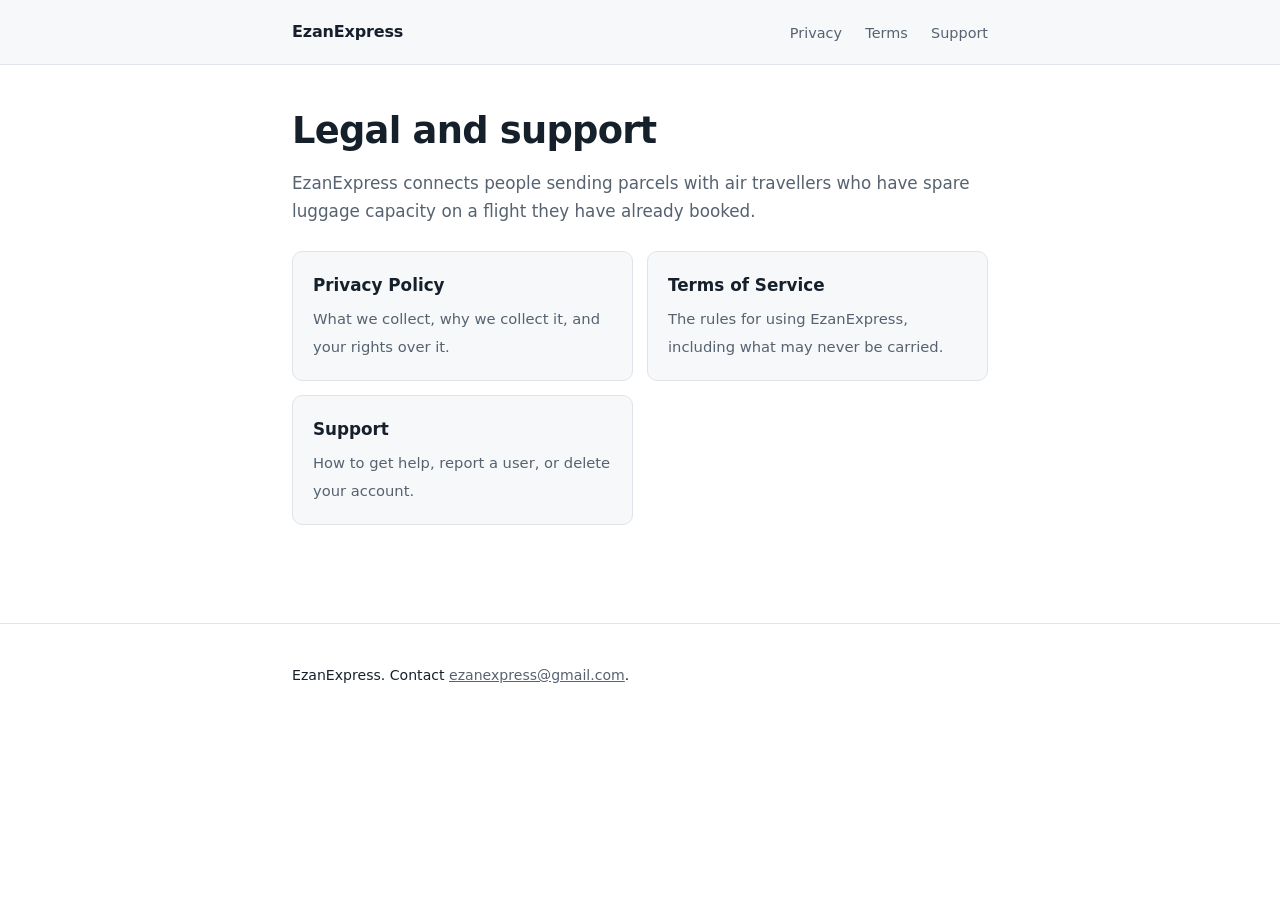
<file: index.html>
<!doctype html>
<html lang="en-GB">
<head>
<meta charset="utf-8">
<meta name="viewport" content="width=device-width, initial-scale=1">
<title>Legal and Support | EzanExpress</title>
<meta name="description" content="Privacy policy, terms of service and support for the EzanExpress parcel delivery app.">
<link rel="stylesheet" href="style.css">
</head>
<body>
<header class="site"><div class="wrap">
  <a class="brand" href="">EzanExpress</a>
  <nav class="site">
    <a href="privacy/">Privacy</a>
    <a href="terms/">Terms</a>
    <a href="support/">Support</a>
  </nav>
</div></header>
<main><div class="wrap">
<h1>Legal and support</h1>
<p class="lead">EzanExpress connects people sending parcels with air travellers who have spare luggage capacity on a flight they have already booked.</p>

<div class="cards">
  <a class="card" href="privacy/"><strong>Privacy Policy</strong><span>What we collect, why we collect it, and your rights over it.</span></a>
  <a class="card" href="terms/"><strong>Terms of Service</strong><span>The rules for using EzanExpress, including what may never be carried.</span></a>
  <a class="card" href="support/"><strong>Support</strong><span>How to get help, report a user, or delete your account.</span></a>
</div>
</div></main>
<footer class="site"><div class="wrap">
  <p>EzanExpress. Contact <a href="mailto:ezanexpress@gmail.com">ezanexpress@gmail.com</a>.</p>
</div></footer>
</body>
</html>
</file>
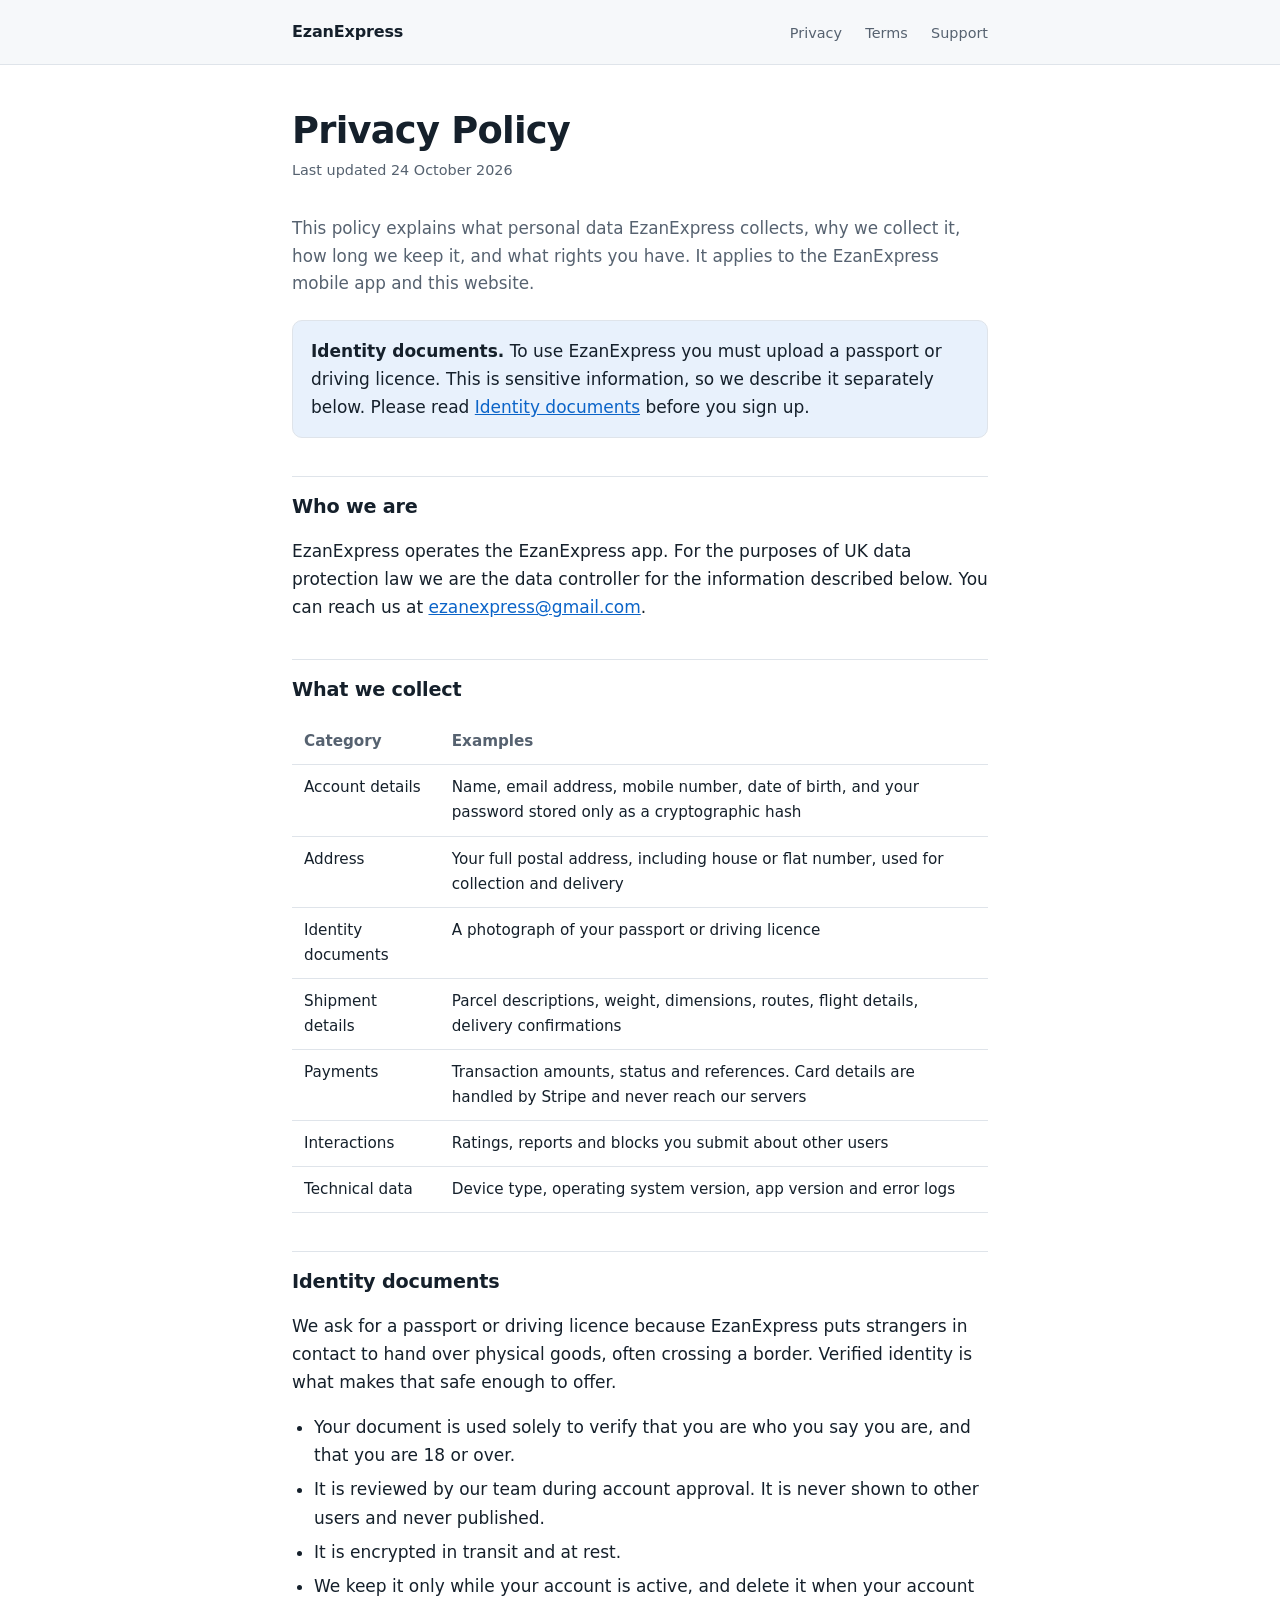
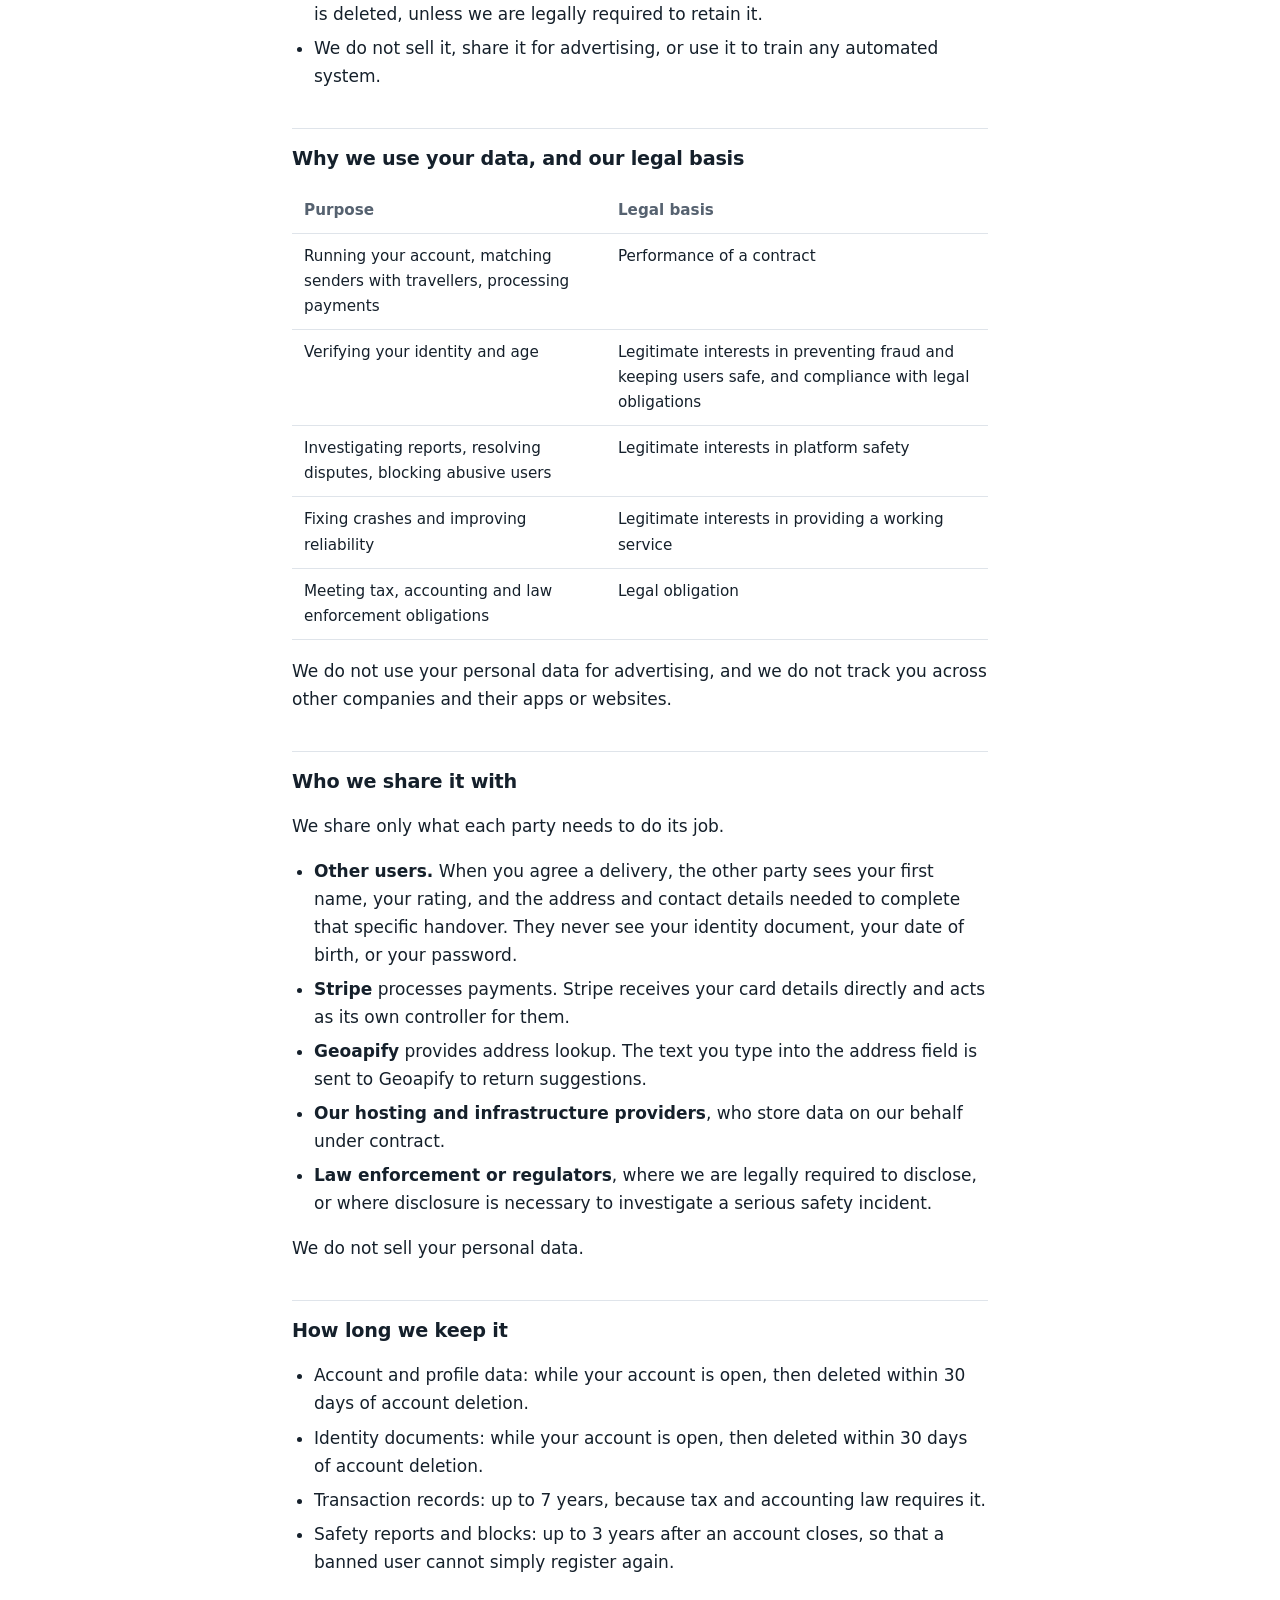
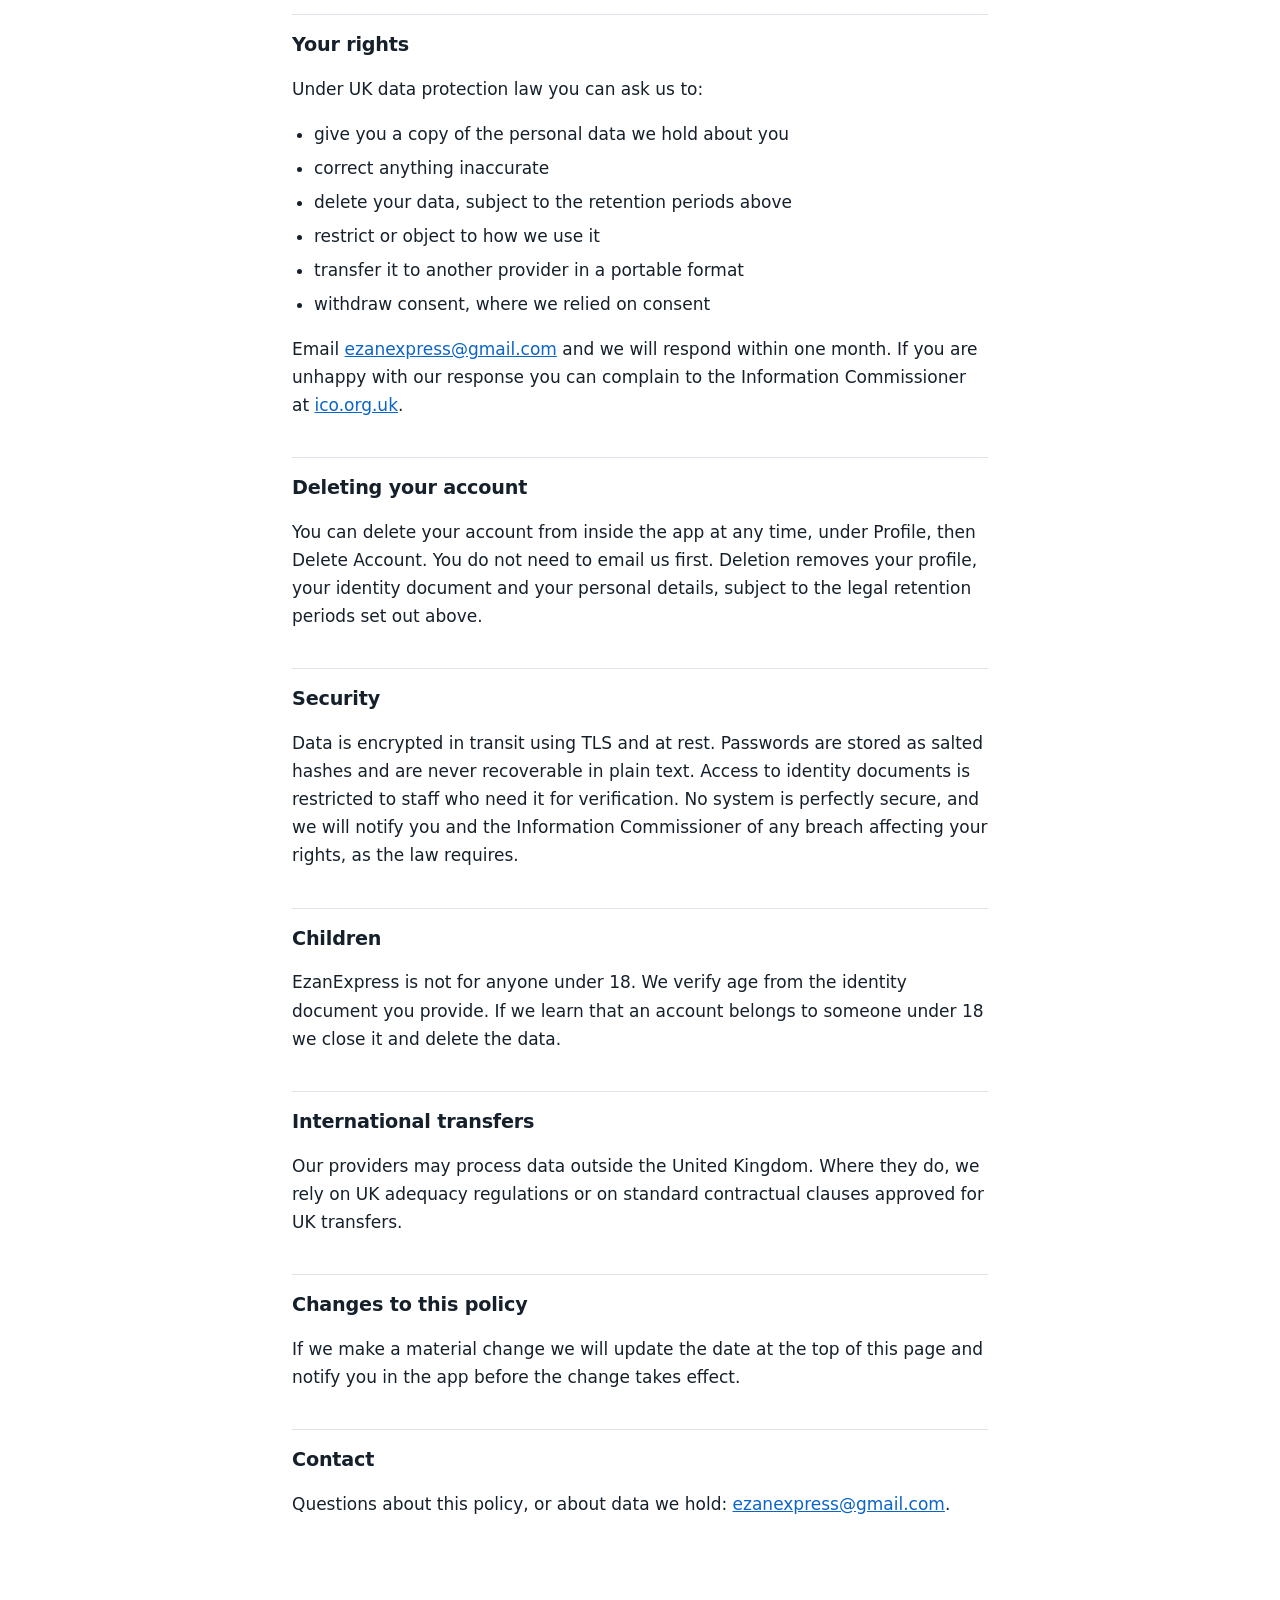
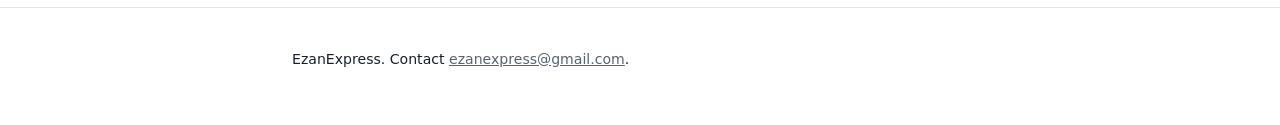
<file: privacy/index.html>
<!doctype html>
<html lang="en-GB">
<head>
<meta charset="utf-8">
<meta name="viewport" content="width=device-width, initial-scale=1">
<title>Privacy Policy | EzanExpress</title>
<meta name="description" content="How EzanExpress collects, uses, stores and protects your personal data, including identity documents.">
<link rel="stylesheet" href="../style.css">
</head>
<body>
<header class="site"><div class="wrap">
  <a class="brand" href="../">EzanExpress</a>
  <nav class="site">
    <a href="../privacy/">Privacy</a>
    <a href="../terms/">Terms</a>
    <a href="../support/">Support</a>
  </nav>
</div></header>
<main><div class="wrap">

<h1>Privacy Policy</h1>
<p class="updated">Last updated 24 October 2026</p>

<p class="lead">This policy explains what personal data EzanExpress collects, why we collect it, how long we keep it, and what rights you have. It applies to the EzanExpress mobile app and this website.</p>

<div class="callout">
  <p><strong>Identity documents.</strong> To use EzanExpress you must upload a passport or driving licence. This is sensitive information, so we describe it separately below. Please read <a href="#identity">Identity documents</a> before you sign up.</p>
</div>

<h2>Who we are</h2>
<p>EzanExpress operates the EzanExpress app. For the purposes of UK data protection law we are the data controller for the information described below. You can reach us at <a href="mailto:ezanexpress@gmail.com">ezanexpress@gmail.com</a>.</p>

<h2>What we collect</h2>
<table>
  <tr><th>Category</th><th>Examples</th></tr>
  <tr><td>Account details</td><td>Name, email address, mobile number, date of birth, and your password stored only as a cryptographic hash</td></tr>
  <tr><td>Address</td><td>Your full postal address, including house or flat number, used for collection and delivery</td></tr>
  <tr><td>Identity documents</td><td>A photograph of your passport or driving licence</td></tr>
  <tr><td>Shipment details</td><td>Parcel descriptions, weight, dimensions, routes, flight details, delivery confirmations</td></tr>
  <tr><td>Payments</td><td>Transaction amounts, status and references. Card details are handled by Stripe and never reach our servers</td></tr>
  <tr><td>Interactions</td><td>Ratings, reports and blocks you submit about other users</td></tr>
  <tr><td>Technical data</td><td>Device type, operating system version, app version and error logs</td></tr>
</table>

<h2 id="identity">Identity documents</h2>
<p>We ask for a passport or driving licence because EzanExpress puts strangers in contact to hand over physical goods, often crossing a border. Verified identity is what makes that safe enough to offer.</p>
<ul>
  <li>Your document is used solely to verify that you are who you say you are, and that you are 18 or over.</li>
  <li>It is reviewed by our team during account approval. It is never shown to other users and never published.</li>
  <li>It is encrypted in transit and at rest.</li>
  <li>We keep it only while your account is active, and delete it when your account is deleted, unless we are legally required to retain it.</li>
  <li>We do not sell it, share it for advertising, or use it to train any automated system.</li>
</ul>

<h2>Why we use your data, and our legal basis</h2>
<table>
  <tr><th>Purpose</th><th>Legal basis</th></tr>
  <tr><td>Running your account, matching senders with travellers, processing payments</td><td>Performance of a contract</td></tr>
  <tr><td>Verifying your identity and age</td><td>Legitimate interests in preventing fraud and keeping users safe, and compliance with legal obligations</td></tr>
  <tr><td>Investigating reports, resolving disputes, blocking abusive users</td><td>Legitimate interests in platform safety</td></tr>
  <tr><td>Fixing crashes and improving reliability</td><td>Legitimate interests in providing a working service</td></tr>
  <tr><td>Meeting tax, accounting and law enforcement obligations</td><td>Legal obligation</td></tr>
</table>
<p>We do not use your personal data for advertising, and we do not track you across other companies and their apps or websites.</p>

<h2>Who we share it with</h2>
<p>We share only what each party needs to do its job.</p>
<ul>
  <li><strong>Other users.</strong> When you agree a delivery, the other party sees your first name, your rating, and the address and contact details needed to complete that specific handover. They never see your identity document, your date of birth, or your password.</li>
  <li><strong>Stripe</strong> processes payments. Stripe receives your card details directly and acts as its own controller for them.</li>
  <li><strong>Geoapify</strong> provides address lookup. The text you type into the address field is sent to Geoapify to return suggestions.</li>
  <li><strong>Our hosting and infrastructure providers</strong>, who store data on our behalf under contract.</li>
  <li><strong>Law enforcement or regulators</strong>, where we are legally required to disclose, or where disclosure is necessary to investigate a serious safety incident.</li>
</ul>
<p>We do not sell your personal data.</p>

<h2>How long we keep it</h2>
<ul>
  <li>Account and profile data: while your account is open, then deleted within 30 days of account deletion.</li>
  <li>Identity documents: while your account is open, then deleted within 30 days of account deletion.</li>
  <li>Transaction records: up to 7 years, because tax and accounting law requires it.</li>
  <li>Safety reports and blocks: up to 3 years after an account closes, so that a banned user cannot simply register again.</li>
</ul>

<h2>Your rights</h2>
<p>Under UK data protection law you can ask us to:</p>
<ul>
  <li>give you a copy of the personal data we hold about you</li>
  <li>correct anything inaccurate</li>
  <li>delete your data, subject to the retention periods above</li>
  <li>restrict or object to how we use it</li>
  <li>transfer it to another provider in a portable format</li>
  <li>withdraw consent, where we relied on consent</li>
</ul>
<p>Email <a href="mailto:ezanexpress@gmail.com">ezanexpress@gmail.com</a> and we will respond within one month. If you are unhappy with our response you can complain to the Information Commissioner at <a href="https://ico.org.uk/make-a-complaint/">ico.org.uk</a>.</p>

<h2>Deleting your account</h2>
<p>You can delete your account from inside the app at any time, under Profile, then Delete Account. You do not need to email us first. Deletion removes your profile, your identity document and your personal details, subject to the legal retention periods set out above.</p>

<h2>Security</h2>
<p>Data is encrypted in transit using TLS and at rest. Passwords are stored as salted hashes and are never recoverable in plain text. Access to identity documents is restricted to staff who need it for verification. No system is perfectly secure, and we will notify you and the Information Commissioner of any breach affecting your rights, as the law requires.</p>

<h2>Children</h2>
<p>EzanExpress is not for anyone under 18. We verify age from the identity document you provide. If we learn that an account belongs to someone under 18 we close it and delete the data.</p>

<h2>International transfers</h2>
<p>Our providers may process data outside the United Kingdom. Where they do, we rely on UK adequacy regulations or on standard contractual clauses approved for UK transfers.</p>

<h2>Changes to this policy</h2>
<p>If we make a material change we will update the date at the top of this page and notify you in the app before the change takes effect.</p>

<h2>Contact</h2>
<p>Questions about this policy, or about data we hold: <a href="mailto:ezanexpress@gmail.com">ezanexpress@gmail.com</a>.</p>

</div></main>
<footer class="site"><div class="wrap">
  <p>EzanExpress. Contact <a href="mailto:ezanexpress@gmail.com">ezanexpress@gmail.com</a>.</p>
</div></footer>
</body>
</html>
</file>
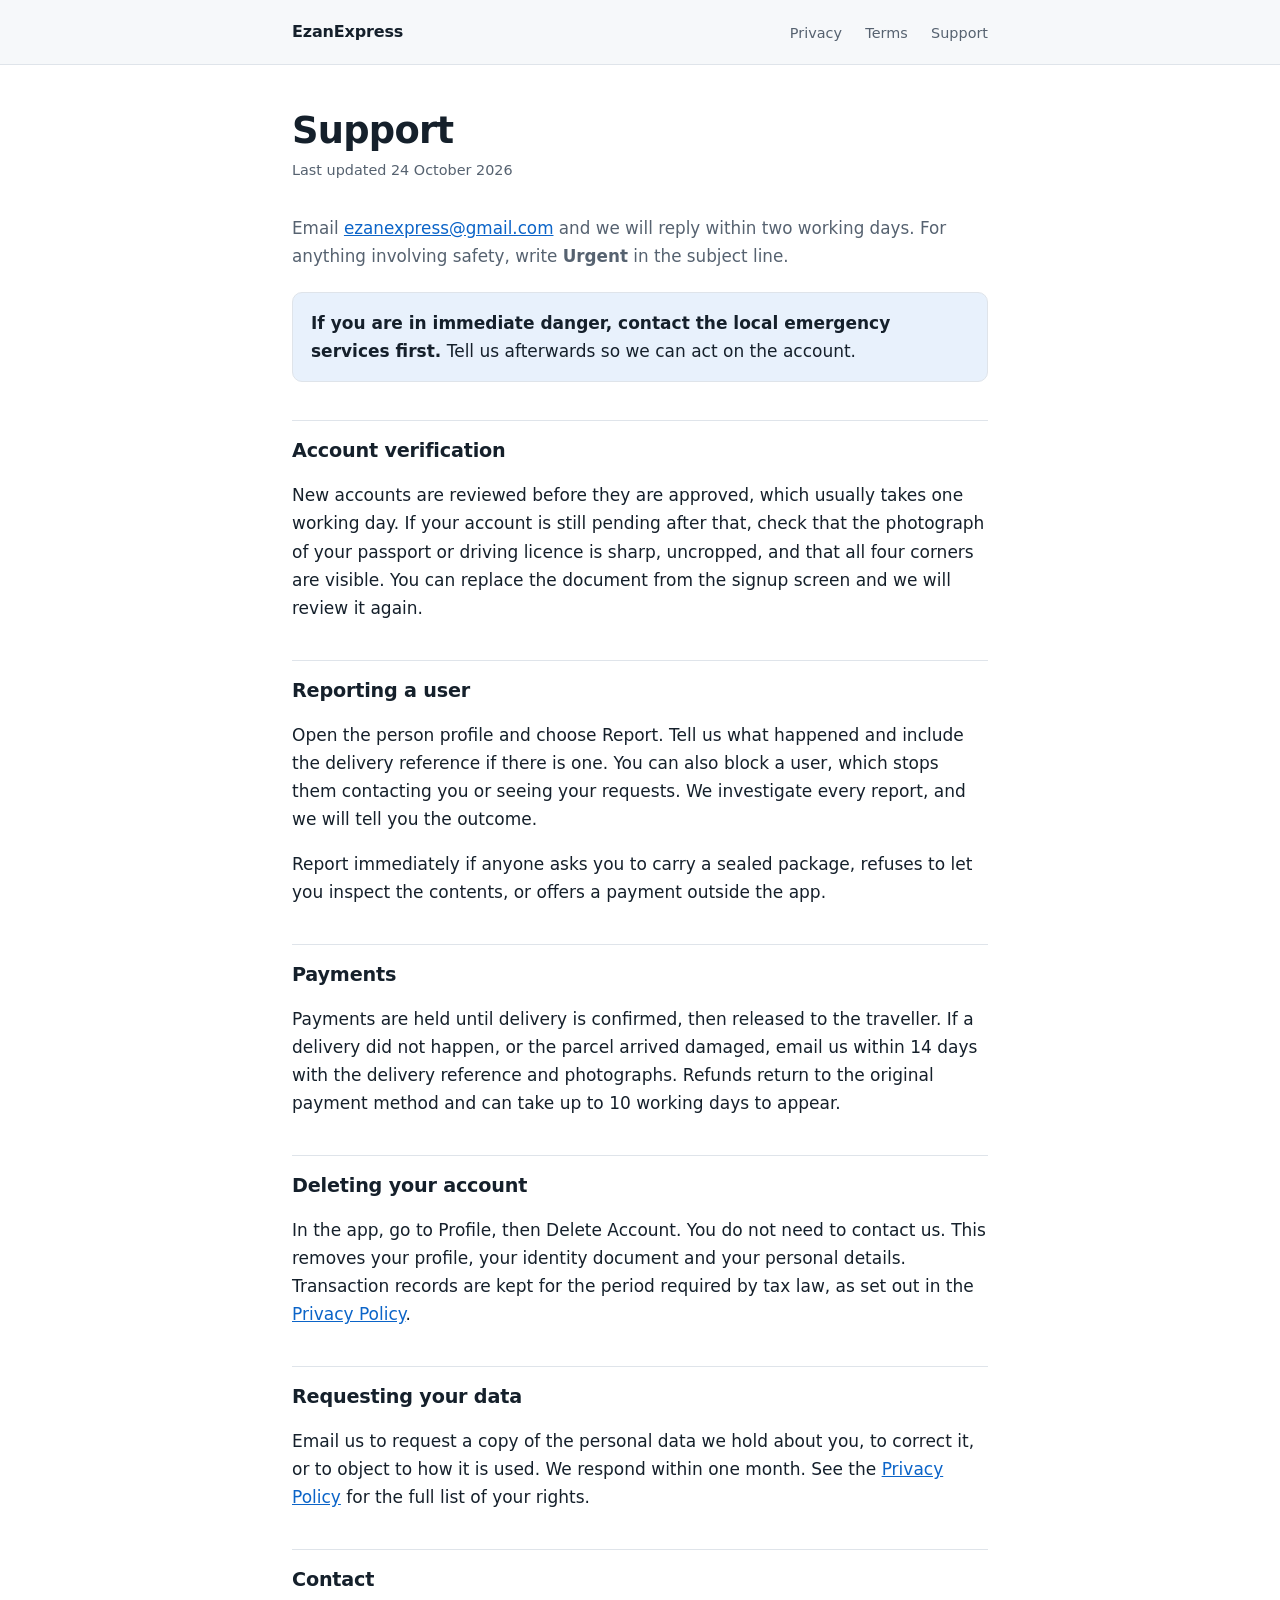
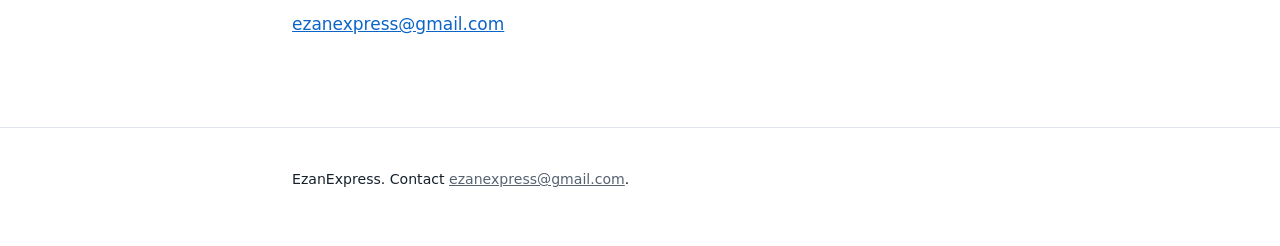
<file: support/index.html>
<!doctype html>
<html lang="en-GB">
<head>
<meta charset="utf-8">
<meta name="viewport" content="width=device-width, initial-scale=1">
<title>Support | EzanExpress</title>
<meta name="description" content="Get help with EzanExpress: account verification, deliveries, payments, reporting a user and deleting your account.">
<link rel="stylesheet" href="../style.css">
</head>
<body>
<header class="site"><div class="wrap">
  <a class="brand" href="../">EzanExpress</a>
  <nav class="site">
    <a href="../privacy/">Privacy</a>
    <a href="../terms/">Terms</a>
    <a href="../support/">Support</a>
  </nav>
</div></header>
<main><div class="wrap">

<h1>Support</h1>
<p class="updated">Last updated 24 October 2026</p>

<p class="lead">Email <a href="mailto:ezanexpress@gmail.com">ezanexpress@gmail.com</a> and we will reply within two working days. For anything involving safety, write <strong>Urgent</strong> in the subject line.</p>

<div class="callout">
  <p><strong>If you are in immediate danger, contact the local emergency services first.</strong> Tell us afterwards so we can act on the account.</p>
</div>

<h2>Account verification</h2>
<p>New accounts are reviewed before they are approved, which usually takes one working day. If your account is still pending after that, check that the photograph of your passport or driving licence is sharp, uncropped, and that all four corners are visible. You can replace the document from the signup screen and we will review it again.</p>

<h2>Reporting a user</h2>
<p>Open the person profile and choose Report. Tell us what happened and include the delivery reference if there is one. You can also block a user, which stops them contacting you or seeing your requests. We investigate every report, and we will tell you the outcome.</p>
<p>Report immediately if anyone asks you to carry a sealed package, refuses to let you inspect the contents, or offers a payment outside the app.</p>

<h2>Payments</h2>
<p>Payments are held until delivery is confirmed, then released to the traveller. If a delivery did not happen, or the parcel arrived damaged, email us within 14 days with the delivery reference and photographs. Refunds return to the original payment method and can take up to 10 working days to appear.</p>

<h2>Deleting your account</h2>
<p>In the app, go to Profile, then Delete Account. You do not need to contact us. This removes your profile, your identity document and your personal details. Transaction records are kept for the period required by tax law, as set out in the <a href="../privacy/">Privacy Policy</a>.</p>

<h2>Requesting your data</h2>
<p>Email us to request a copy of the personal data we hold about you, to correct it, or to object to how it is used. We respond within one month. See the <a href="../privacy/">Privacy Policy</a> for the full list of your rights.</p>

<h2>Contact</h2>
<p><a href="mailto:ezanexpress@gmail.com">ezanexpress@gmail.com</a></p>

</div></main>
<footer class="site"><div class="wrap">
  <p>EzanExpress. Contact <a href="mailto:ezanexpress@gmail.com">ezanexpress@gmail.com</a>.</p>
</div></footer>
</body>
</html>
</file>
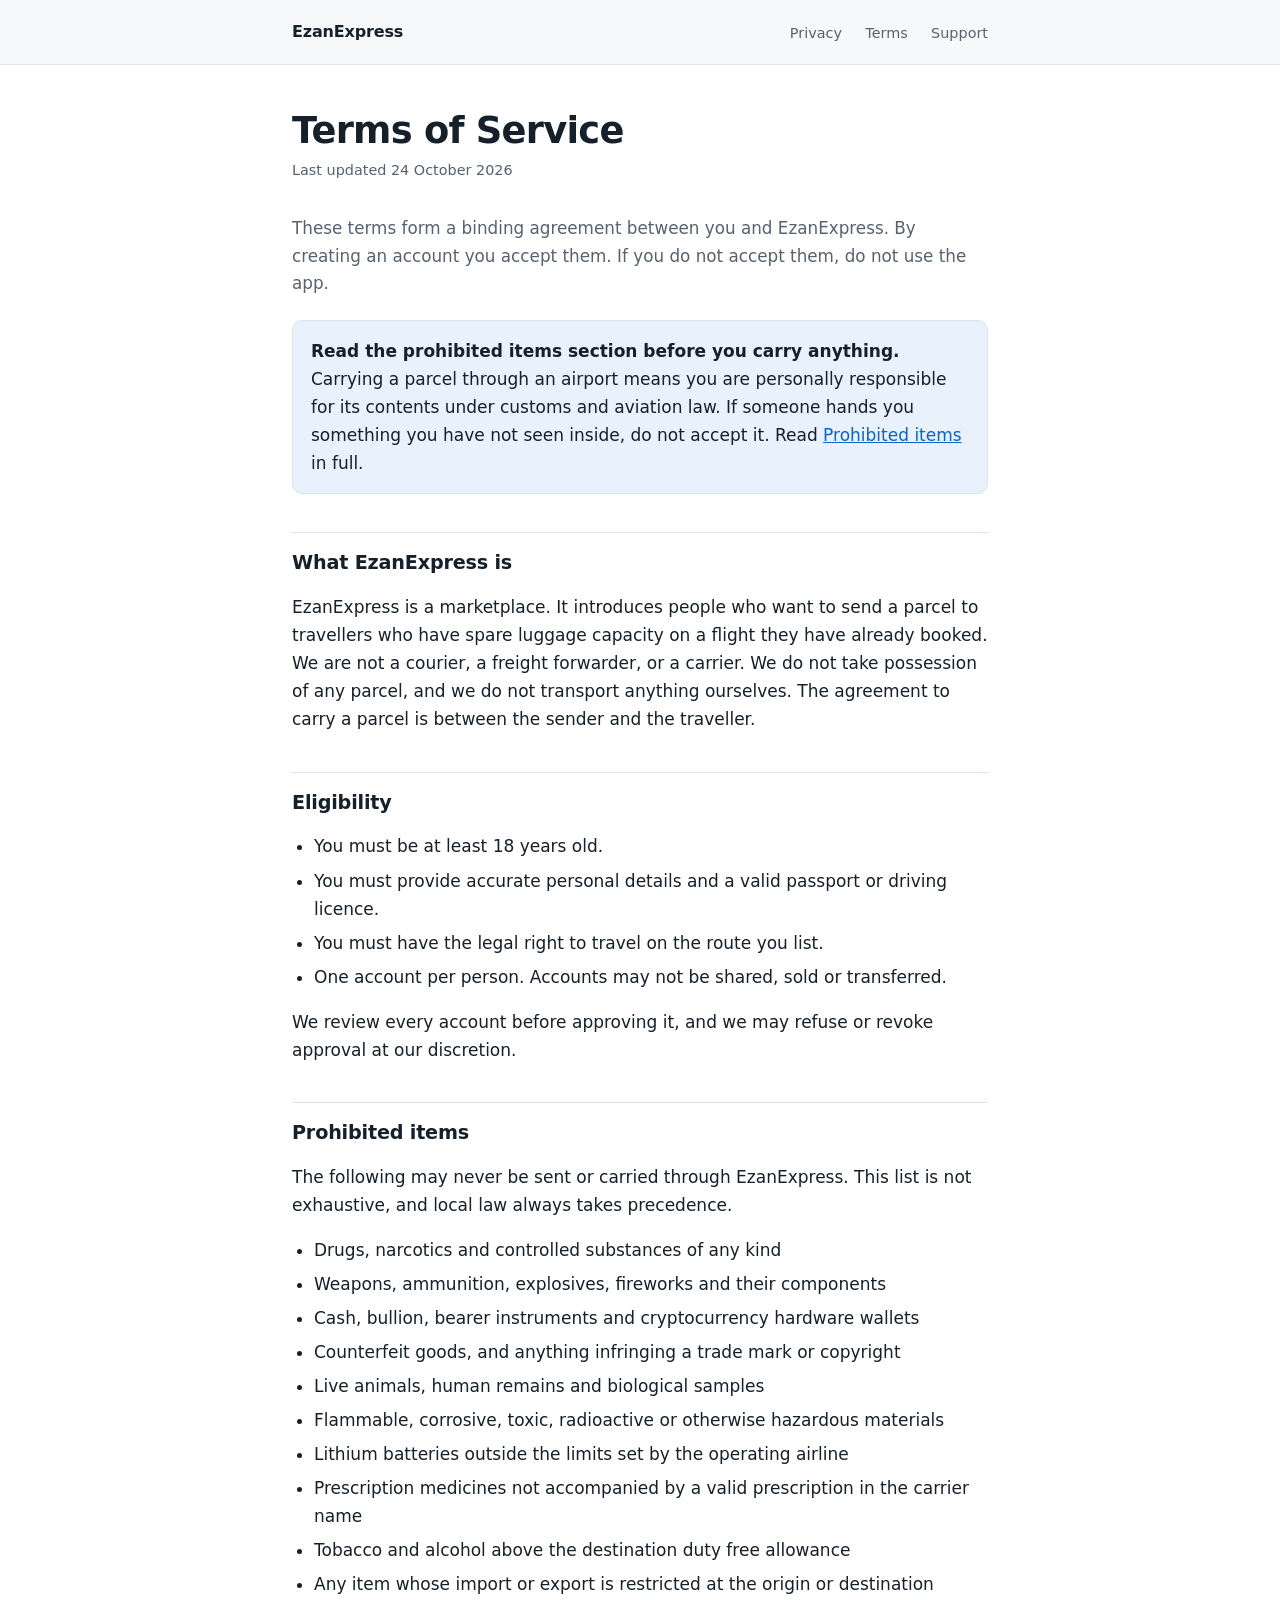
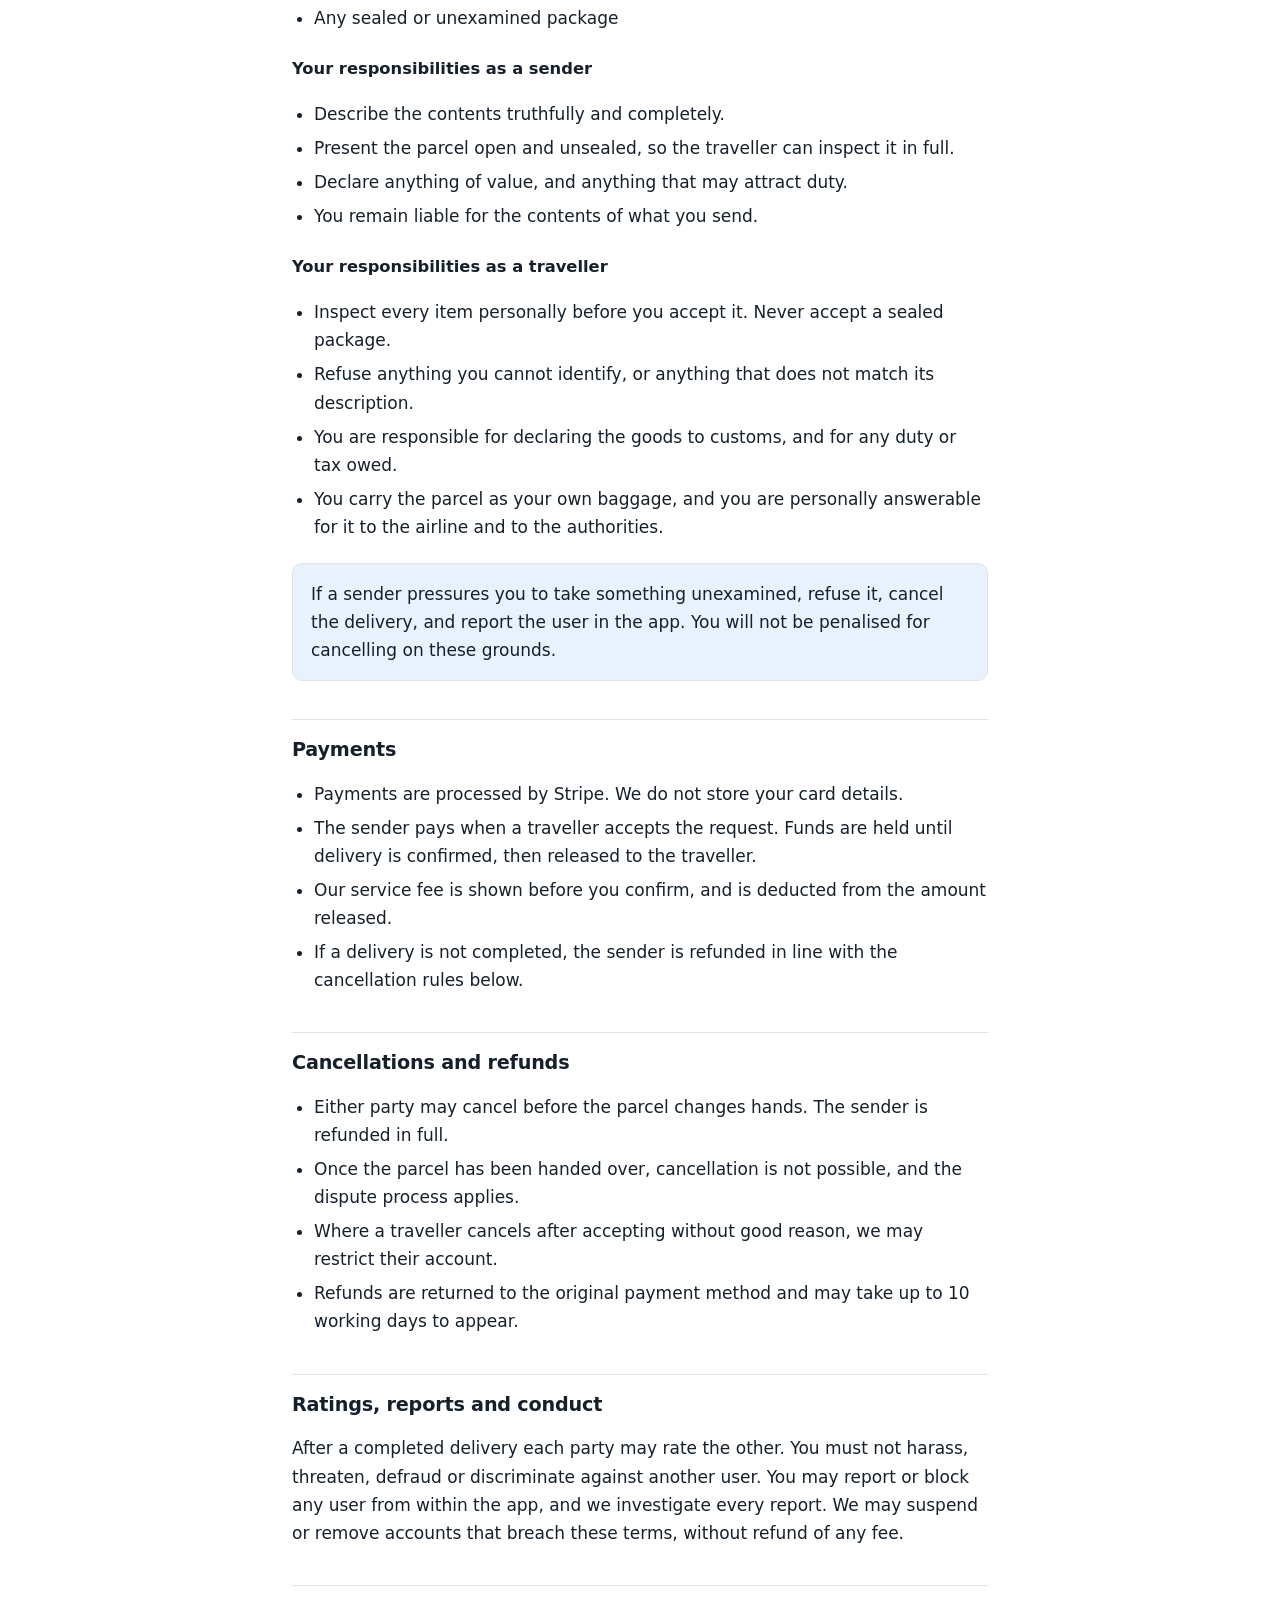
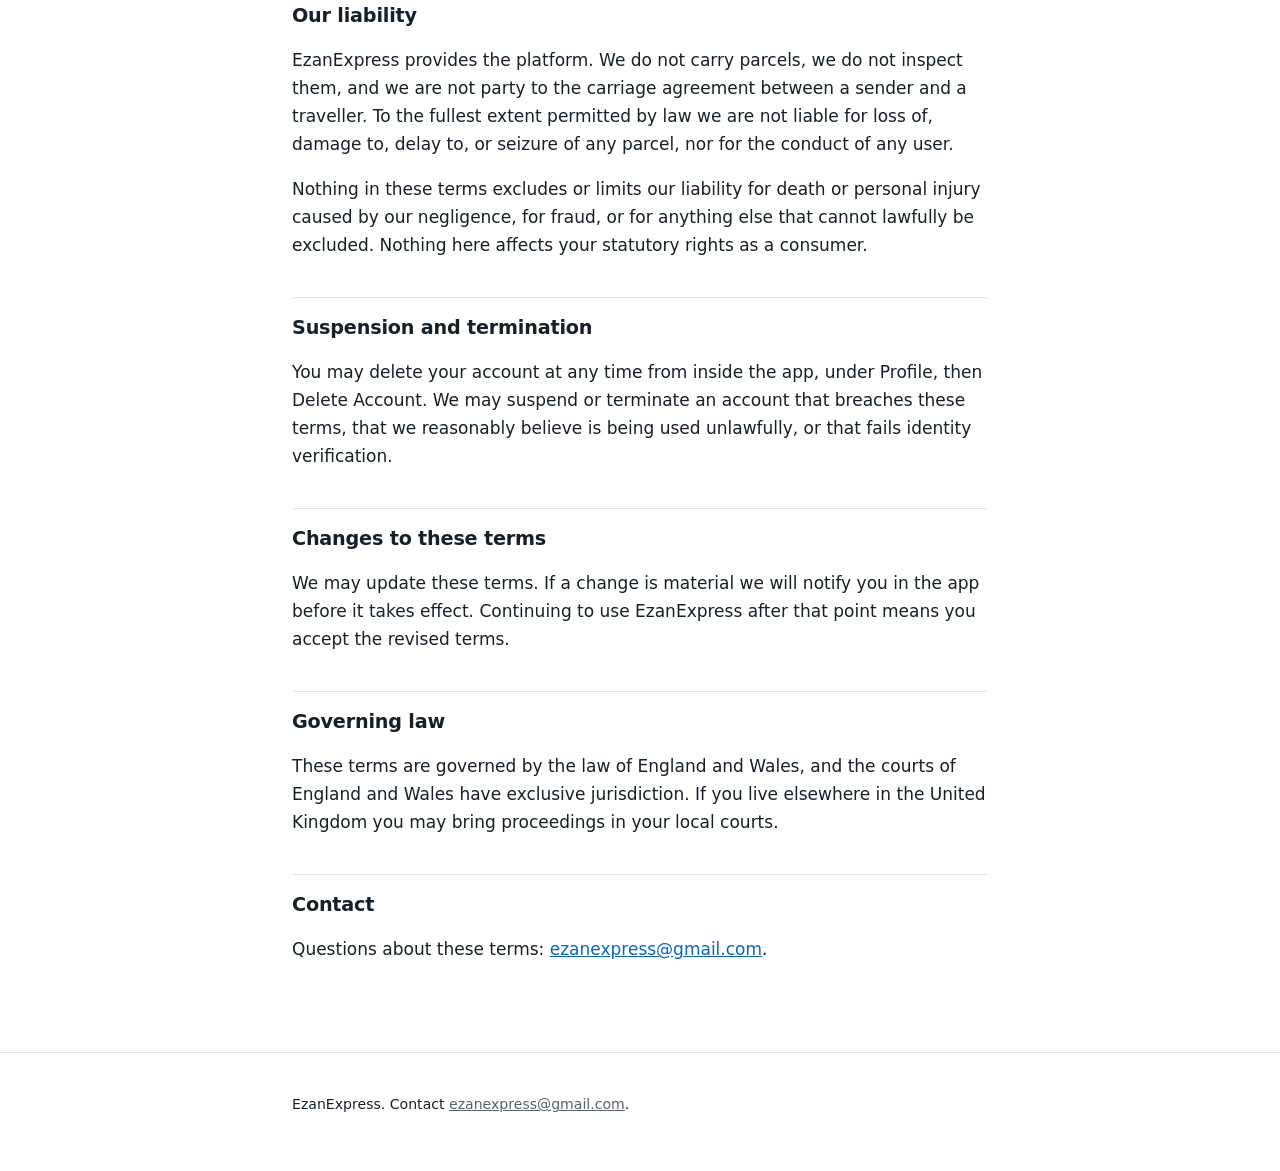
<file: terms/index.html>
<!doctype html>
<html lang="en-GB">
<head>
<meta charset="utf-8">
<meta name="viewport" content="width=device-width, initial-scale=1">
<title>Terms of Service | EzanExpress</title>
<meta name="description" content="The rules for using EzanExpress, including eligibility, prohibited items, payments, liability and account termination.">
<link rel="stylesheet" href="../style.css">
</head>
<body>
<header class="site"><div class="wrap">
  <a class="brand" href="../">EzanExpress</a>
  <nav class="site">
    <a href="../privacy/">Privacy</a>
    <a href="../terms/">Terms</a>
    <a href="../support/">Support</a>
  </nav>
</div></header>
<main><div class="wrap">

<h1>Terms of Service</h1>
<p class="updated">Last updated 24 October 2026</p>

<p class="lead">These terms form a binding agreement between you and EzanExpress. By creating an account you accept them. If you do not accept them, do not use the app.</p>

<div class="callout">
  <p><strong>Read the prohibited items section before you carry anything.</strong> Carrying a parcel through an airport means you are personally responsible for its contents under customs and aviation law. If someone hands you something you have not seen inside, do not accept it. Read <a href="#prohibited">Prohibited items</a> in full.</p>
</div>

<h2>What EzanExpress is</h2>
<p>EzanExpress is a marketplace. It introduces people who want to send a parcel to travellers who have spare luggage capacity on a flight they have already booked. We are not a courier, a freight forwarder, or a carrier. We do not take possession of any parcel, and we do not transport anything ourselves. The agreement to carry a parcel is between the sender and the traveller.</p>

<h2>Eligibility</h2>
<ul>
  <li>You must be at least 18 years old.</li>
  <li>You must provide accurate personal details and a valid passport or driving licence.</li>
  <li>You must have the legal right to travel on the route you list.</li>
  <li>One account per person. Accounts may not be shared, sold or transferred.</li>
</ul>
<p>We review every account before approving it, and we may refuse or revoke approval at our discretion.</p>

<h2 id="prohibited">Prohibited items</h2>
<p>The following may never be sent or carried through EzanExpress. This list is not exhaustive, and local law always takes precedence.</p>
<ul>
  <li>Drugs, narcotics and controlled substances of any kind</li>
  <li>Weapons, ammunition, explosives, fireworks and their components</li>
  <li>Cash, bullion, bearer instruments and cryptocurrency hardware wallets</li>
  <li>Counterfeit goods, and anything infringing a trade mark or copyright</li>
  <li>Live animals, human remains and biological samples</li>
  <li>Flammable, corrosive, toxic, radioactive or otherwise hazardous materials</li>
  <li>Lithium batteries outside the limits set by the operating airline</li>
  <li>Prescription medicines not accompanied by a valid prescription in the carrier name</li>
  <li>Tobacco and alcohol above the destination duty free allowance</li>
  <li>Any item whose import or export is restricted at the origin or destination</li>
  <li>Any sealed or unexamined package</li>
</ul>

<h3>Your responsibilities as a sender</h3>
<ul>
  <li>Describe the contents truthfully and completely.</li>
  <li>Present the parcel open and unsealed, so the traveller can inspect it in full.</li>
  <li>Declare anything of value, and anything that may attract duty.</li>
  <li>You remain liable for the contents of what you send.</li>
</ul>

<h3>Your responsibilities as a traveller</h3>
<ul>
  <li>Inspect every item personally before you accept it. Never accept a sealed package.</li>
  <li>Refuse anything you cannot identify, or anything that does not match its description.</li>
  <li>You are responsible for declaring the goods to customs, and for any duty or tax owed.</li>
  <li>You carry the parcel as your own baggage, and you are personally answerable for it to the airline and to the authorities.</li>
</ul>

<div class="callout">
  <p>If a sender pressures you to take something unexamined, refuse it, cancel the delivery, and report the user in the app. You will not be penalised for cancelling on these grounds.</p>
</div>

<h2>Payments</h2>
<ul>
  <li>Payments are processed by Stripe. We do not store your card details.</li>
  <li>The sender pays when a traveller accepts the request. Funds are held until delivery is confirmed, then released to the traveller.</li>
  <li>Our service fee is shown before you confirm, and is deducted from the amount released.</li>
  <li>If a delivery is not completed, the sender is refunded in line with the cancellation rules below.</li>
</ul>

<h2>Cancellations and refunds</h2>
<ul>
  <li>Either party may cancel before the parcel changes hands. The sender is refunded in full.</li>
  <li>Once the parcel has been handed over, cancellation is not possible, and the dispute process applies.</li>
  <li>Where a traveller cancels after accepting without good reason, we may restrict their account.</li>
  <li>Refunds are returned to the original payment method and may take up to 10 working days to appear.</li>
</ul>

<h2>Ratings, reports and conduct</h2>
<p>After a completed delivery each party may rate the other. You must not harass, threaten, defraud or discriminate against another user. You may report or block any user from within the app, and we investigate every report. We may suspend or remove accounts that breach these terms, without refund of any fee.</p>

<h2>Our liability</h2>
<p>EzanExpress provides the platform. We do not carry parcels, we do not inspect them, and we are not party to the carriage agreement between a sender and a traveller. To the fullest extent permitted by law we are not liable for loss of, damage to, delay to, or seizure of any parcel, nor for the conduct of any user.</p>
<p>Nothing in these terms excludes or limits our liability for death or personal injury caused by our negligence, for fraud, or for anything else that cannot lawfully be excluded. Nothing here affects your statutory rights as a consumer.</p>

<h2>Suspension and termination</h2>
<p>You may delete your account at any time from inside the app, under Profile, then Delete Account. We may suspend or terminate an account that breaches these terms, that we reasonably believe is being used unlawfully, or that fails identity verification.</p>

<h2>Changes to these terms</h2>
<p>We may update these terms. If a change is material we will notify you in the app before it takes effect. Continuing to use EzanExpress after that point means you accept the revised terms.</p>

<h2>Governing law</h2>
<p>These terms are governed by the law of England and Wales, and the courts of England and Wales have exclusive jurisdiction. If you live elsewhere in the United Kingdom you may bring proceedings in your local courts.</p>

<h2>Contact</h2>
<p>Questions about these terms: <a href="mailto:ezanexpress@gmail.com">ezanexpress@gmail.com</a>.</p>

</div></main>
<footer class="site"><div class="wrap">
  <p>EzanExpress. Contact <a href="mailto:ezanexpress@gmail.com">ezanexpress@gmail.com</a>.</p>
</div></footer>
</body>
</html>
</file>
<file: style.css>
/* EzanExpress legal pages.
   Readability first: these are read by users deciding whether to hand over a
   passport scan, and by an App Review reviewer checking the policy resolves. */

:root {
  color-scheme: light dark;

  --bg: #ffffff;
  --surface: #f6f8fa;
  --text: #15202b;
  --text-muted: #566270;
  --border: #dfe4ea;
  --accent: #0b64c8;
  --accent-soft: #e8f1fc;
  --radius: 10px;
}

@media (prefers-color-scheme: dark) {
  :root {
    --bg: #0f151c;
    --surface: #161e27;
    --text: #e8eef4;
    --text-muted: #9aa8b6;
    --border: #28333f;
    --accent: #6fb5ff;
    --accent-soft: #15283c;
  }
}

* { box-sizing: border-box; }

html { -webkit-text-size-adjust: 100%; }

body {
  margin: 0;
  background: var(--bg);
  color: var(--text);
  font-family: ui-sans-serif, system-ui, -apple-system, "Segoe UI", Roboto,
    "Helvetica Neue", Arial, sans-serif;
  font-size: 17px;
  line-height: 1.65;
  -webkit-font-smoothing: antialiased;
}

.wrap { max-width: 46rem; margin: 0 auto; padding: 0 20px; }

header.site {
  border-bottom: 1px solid var(--border);
  background: var(--surface);
  padding: 18px 0;
}

header.site .wrap {
  display: flex; align-items: center; justify-content: space-between;
  gap: 16px; flex-wrap: wrap;
}

.brand {
  font-weight: 650; font-size: 1rem; letter-spacing: -0.01em;
  color: var(--text); text-decoration: none;
}

nav.site a {
  color: var(--text-muted); text-decoration: none;
  font-size: 0.9rem; margin-left: 18px;
}

nav.site a:hover, nav.site a:focus-visible { color: var(--accent); }

main { padding: 44px 0 72px; }

h1 {
  font-size: clamp(1.75rem, 4.5vw, 2.3rem);
  line-height: 1.2; letter-spacing: -0.02em;
  margin: 0 0 6px;
}

.updated { color: var(--text-muted); font-size: 0.9rem; margin: 0 0 32px; }

h2 {
  font-size: 1.2rem; line-height: 1.3; letter-spacing: -0.01em;
  margin: 38px 0 10px; padding-top: 18px;
  border-top: 1px solid var(--border);
}

h3 { font-size: 1.02rem; margin: 24px 0 6px; }

p, li { color: var(--text); }

ul, ol { padding-left: 22px; }

li { margin: 6px 0; }

a { color: var(--accent); }

a:focus-visible, button:focus-visible {
  outline: 2px solid var(--accent);
  outline-offset: 2px;
  border-radius: 3px;
}

.lead { font-size: 1.05rem; color: var(--text-muted); }

.callout {
  background: var(--accent-soft);
  border: 1px solid var(--border);
  border-radius: var(--radius);
  padding: 16px 18px;
  margin: 22px 0;
}

.callout p { margin: 0; }

.callout p + p { margin-top: 10px; }

table {
  width: 100%; border-collapse: collapse; margin: 16px 0;
  font-size: 0.95rem;
}

th, td {
  text-align: left; padding: 10px 12px;
  border-bottom: 1px solid var(--border); vertical-align: top;
}

th { font-weight: 600; color: var(--text-muted); }

.cards { display: grid; gap: 14px; margin: 26px 0; }

@media (min-width: 640px) { .cards { grid-template-columns: 1fr 1fr; } }

.card {
  display: block; padding: 20px;
  background: var(--surface);
  border: 1px solid var(--border);
  border-radius: var(--radius);
  text-decoration: none; color: var(--text);
}

.card:hover, .card:focus-visible { border-color: var(--accent); }

.card strong { display: block; font-size: 1.05rem; margin-bottom: 4px; }

.card span { color: var(--text-muted); font-size: 0.92rem; }

footer.site {
  border-top: 1px solid var(--border);
  padding: 26px 0 40px;
  color: var(--text-muted); font-size: 0.88rem;
}

footer.site a { color: var(--text-muted); }

@media (prefers-reduced-motion: no-preference) {
  a, .card { transition: color .15s ease, border-color .15s ease; }
}
</file>
